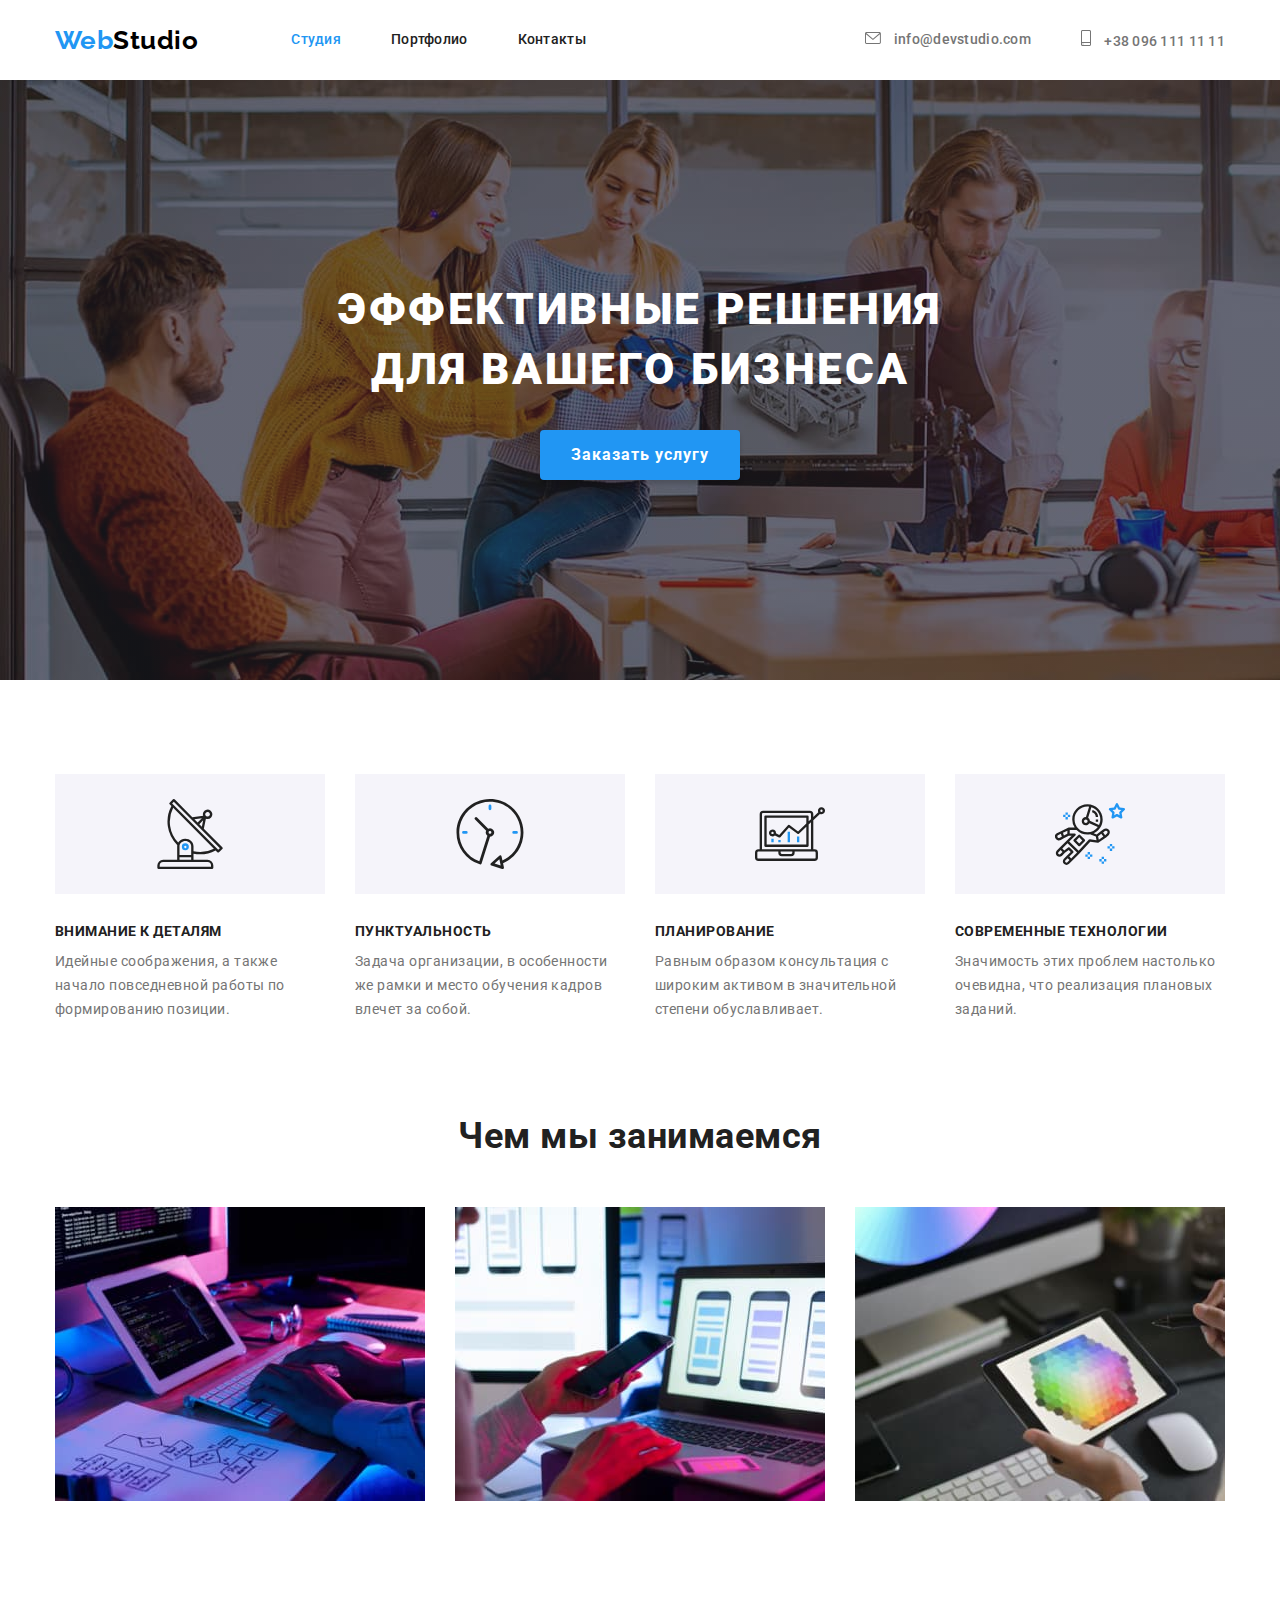
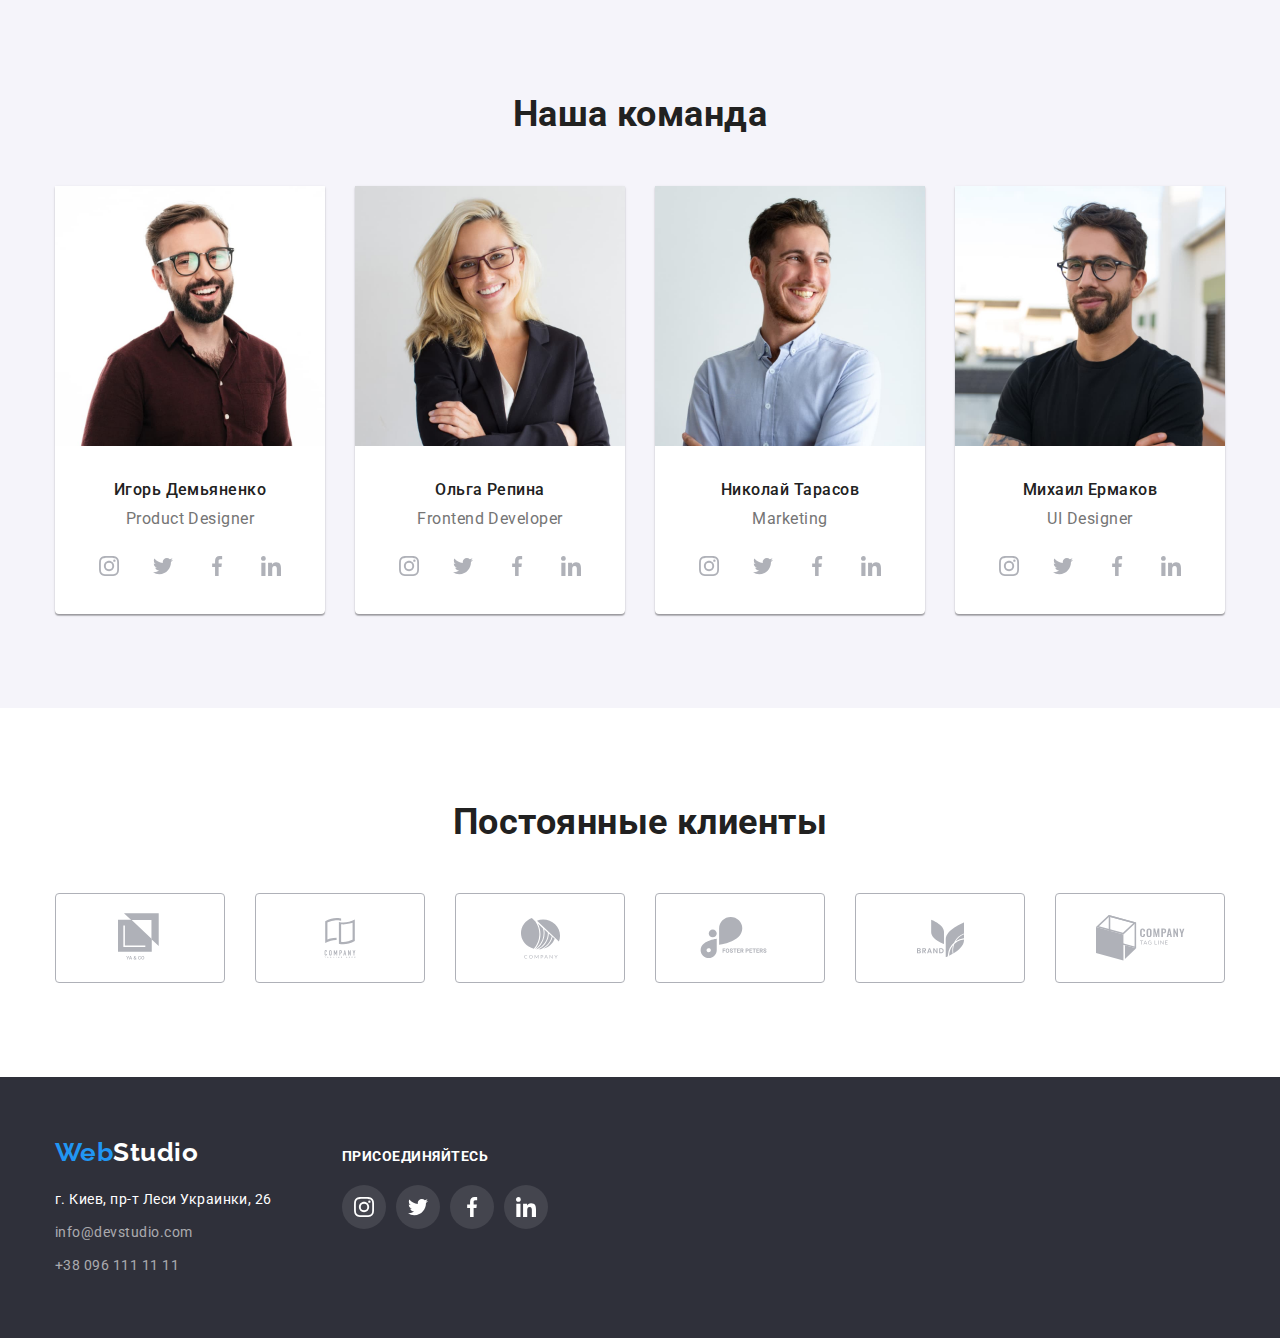
<file: index.html>
<!DOCTYPE html>
<html lang="ru">
  <head>
    <meta charset="UTF-8" />
    <meta name="viewport" content="width=device-width, initial-scale=1.0" />
    <link
      href="https://fonts.googleapis.com/css2?family=Raleway:wght@700&family=Roboto:wght@400;500;700;900&display=swap"
      rel="stylesheet"
    />
    <link
      rel="stylesheet"
      href="https://cdnjs.cloudflare.com/ajax/libs/modern-normalize/0.7.0/modern-normalize.min.css"
    />
    <link rel="stylesheet" href="./css/styles.css" />
    <title>WebStudio</title>
  </head>
  <body>
    <!--Хедер сайту-->
    <header class="page-header">
      <!--Навігація-->
      <nav>
        <div class="container main-nav">
          <a href="./index.html" class="logo"
            >Web<span class="black-logo">Studio</span></a
          >
          <ul class="site-nav list">
            <li class="nav-item">
              <a href="./index.html" class="nav-link current">Студия</a>
            </li>
            <li class="nav-item">
              <a href="./portfolio.html" class="nav-link">Портфолио</a>
            </li>
            <li class="nav-item">
              <a href="" class="nav-link">Контакты</a>
            </li>
          </ul>
          <!--Контакти-->
          <address class="head-contacts">
            <a href="mailto:info@devstudio.com" class="head-link nav-item"
              ><svg class="contact-icon" width="16px" height="12px">
                <use href="./images/sprite.svg#icon-envelope"></use>
              </svg>
              info@devstudio.com</a
            >
            <a href="tel:0961111111" class="head-link nav-item">
              <svg class="contact-icon" width="10px" height="16px">
                <use href="./images/sprite.svg#icon-smartphone"></use>
              </svg>
              +38 096 111 11 11</a
            >
          </address>
        </div>
      </nav>
    </header>
    <main>
      <!--Герой сайту-->
      <section class="hero-section">
        <h1 class="hero-text">Эффективные решения для вашего бизнеса</h1>
        <a href="" class="hero-button">Заказать услугу</a>
      </section>
      <!--Наші переваги-->
      <section class="section">
        <div class="container">
          <h2 class="no-title">Наши преимущества</h2>
          <ul class="advantages list">
            <li class="item">
              <div class="advantages-bg">
                <svg class="advantages-icon" width="70px" height="70px">
                  <use href="./images/sprite.svg#icon-antenna-1"></use>
                </svg>
              </div>
              <h3 class="advantages-title">Внимание к деталям</h3>
              <p class="advantages-text">
                Идейные соображения, а также начало повседневной работы по
                формированию позиции.
              </p>
            </li>
            <li class="item">
              <div class="advantages-bg">
                <svg class="advantages-icon" width="70px" height="70px">
                  <use href="./images/sprite.svg#icon-clock-1"></use>
                </svg>
              </div>
              <h3 class="advantages-title">Пунктуальность</h3>
              <p class="advantages-text">
                Задача организации, в особенности же рамки и место обучения
                кадров влечет за собой.
              </p>
            </li>
            <li class="item">
              <div class="advantages-bg">
                <svg class="advantages-icon" width="70px" height="70px">
                  <use href="./images/sprite.svg#icon-diagram-1"></use>
                </svg>
              </div>
              <h3 class="advantages-title">Планирование</h3>
              <p class="advantages-text">
                Равным образом консультация с широким активом в значительной
                степени обуславливает.
              </p>
            </li>
            <li class="item">
              <div class="advantages-bg">
                <svg class="advantages-icon" width="70px" height="70px">
                  <use href="./images/sprite.svg#icon-astronaut-1"></use>
                </svg>
              </div>
              <h3 class="advantages-title">Современные технологии</h3>
              <p class="advantages-text">
                Значимость этих проблем настолько очевидна, что реализация
                плановых заданий.
              </p>
            </li>
          </ul>
        </div>
      </section>
      <!--Наші проекти-->
      <section class="section-projects">
        <div class="container">
          <h2 class="projects-title">Чем мы занимаемся</h2>
          <ul class="projects list">
            <li class="item">
              <a href="">
                <img
                  src="./images/project1.jpg"
                  alt="Робоче місце"
                  width="370"
                  height="294"
                />
              </a>
            </li>
            <li class="item">
              <a href="">
                <img
                  src="./images/project2.jpg"
                  alt="Жінка працює за ноутом"
                  width="370"
                  height="294"
                />
              </a>
            </li>
            <li class="item">
              <a href="">
                <img
                  src="./images/project3.jpg"
                  alt="Робота з планшетом"
                  width="370"
                  height="294"
                />
              </a>
            </li>
          </ul>
        </div>
      </section>
      <!--Наша команда-->
      <section class="team-section">
        <div class="container">
          <h2 class="team-title">Наша команда</h2>
          <ul class="team list">
            <li class="item">
              <img
                src="./images/member1.jpg"
                alt="Фото співробітника"
                width="270"
                height="260"
              />
              <h3 class="member">Игорь Демьяненко</h3>
              <p class="member-text">Product Designer</p>
              <div class="member-social">
                <a href="" class="social-link"
                  ><svg class="icon" width="20px" height="20px">
                    <use href="./images/sprite.svg#icon-instagram-2"></use>
                  </svg>
                </a>
                <a href="" class="social-link"
                  ><svg class="icon" width="20px" height="20px">
                    <use href="./images/sprite.svg#icon-twitter-1"></use>
                  </svg>
                </a>

                <a href="" class="social-link"
                  ><svg class="icon" width="20px" height="20px">
                    <use href="./images/sprite.svg#icon-facebook-1"></use>
                  </svg>
                </a>
                <a href="" class="social-link"
                  ><svg class="icon" width="20px" height="20px">
                    <use href="./images/sprite.svg#icon-linkedin-1"></use>
                  </svg>
                </a>
              </div>
            </li>
            <li class="item">
              <img
                src="./images/member2.jpg"
                alt="Фото співробітника"
                width="270"
                height="260"
              />

              <h3 class="member">Ольга Репина</h3>
              <p class="member-text">Frontend Developer</p>
              <div class="member-social">
                <a href="" class="social-link"
                  ><svg class="icon" width="20px" height="20px">
                    <use href="./images/sprite.svg#icon-instagram-2"></use>
                  </svg>
                </a>
                <a href="" class="social-link"
                  ><svg class="icon" width="20px" height="20px">
                    <use href="./images/sprite.svg#icon-twitter-1"></use>
                  </svg>
                </a>

                <a href="" class="social-link"
                  ><svg class="icon" width="20px" height="20px">
                    <use href="./images/sprite.svg#icon-facebook-1"></use>
                  </svg>
                </a>
                <a href="" class="social-link"
                  ><svg class="icon" width="20px" height="20px">
                    <use href="./images/sprite.svg#icon-linkedin-1"></use>
                  </svg>
                </a>
              </div>
            </li>
            <li class="item">
              <img
                src="./images/member3.jpg"
                alt="Фото співробітника"
                width="270"
                height="260"
              />
              <h3 class="member">Николай Тарасов</h3>
              <p class="member-text">Marketing</p>
              <div class="member-social">
                <a href="" class="social-link"
                  ><svg class="icon" width="20px" height="20px">
                    <use href="./images/sprite.svg#icon-instagram-2"></use>
                  </svg>
                </a>
                <a href="" class="social-link"
                  ><svg class="icon" width="20px" height="20px">
                    <use href="./images/sprite.svg#icon-twitter-1"></use>
                  </svg>
                </a>

                <a href="" class="social-link"
                  ><svg class="icon" width="20px" height="20px">
                    <use href="./images/sprite.svg#icon-facebook-1"></use>
                  </svg>
                </a>
                <a href="" class="social-link"
                  ><svg class="icon" width="20px" height="20px">
                    <use href="./images/sprite.svg#icon-linkedin-1"></use>
                  </svg>
                </a>
              </div>
            </li>
            <li class="item">
              <img
                src="./images/member4.jpg"
                alt="Фото співробітника"
                width="270"
                height="260"
              />
              <h3 class="member">Михаил Ермаков</h3>
              <p class="member-text">UI Designer</p>
              <div class="member-social">
                <a href="" class="social-link"
                  ><svg class="icon" width="20px" height="20px">
                    <use href="./images/sprite.svg#icon-instagram-2"></use>
                  </svg>
                </a>
                <a href="" class="social-link"
                  ><svg class="icon" width="20px" height="20px">
                    <use href="./images/sprite.svg#icon-twitter-1"></use>
                  </svg>
                </a>

                <a href="" class="social-link"
                  ><svg class="icon" width="20px" height="20px">
                    <use href="./images/sprite.svg#icon-facebook-1"></use>
                  </svg>
                </a>
                <a href="" class="social-link"
                  ><svg class="icon" width="20px" height="20px">
                    <use href="./images/sprite.svg#icon-linkedin-1"></use>
                  </svg>
                </a>
              </div>
            </li>
          </ul>
        </div>
      </section>
      <!--Наші клієнти-->
      <section class="section">
        <div class="container">
          <h2 class="clients-title">Постоянные клиенты</h2>
          <ul class="clients list">
            <li>
              <a href="" class="clients-link">
                <svg class="icon" width="45px" height="50px">
                  <use href="./images/sprite.svg#icon-logo-1"></use>
                </svg>
              </a>
            </li>
            <li>
              <a href="" class="clients-link">
                <svg class="icon" width="40" height="52">
                  <use href="./images/sprite.svg#icon-logo-2"></use>
                </svg>
              </a>
            </li>
            <li>
              <a href="" class="clients-link">
                <svg class="icon" width="41px" height="43px">
                  <use href="./images/sprite.svg#icon-logo-3"></use>
                </svg>
              </a>
            </li>
            <li>
              <a href="" class="clients-link">
                <svg class="icon" width="80px" height="42px">
                  <use href="./images/sprite.svg#icon-logo-4"></use>
                </svg>
              </a>
            </li>
            <li>
              <a href="" class="clients-link">
                <svg class="icon" width="59px" height="47px">
                  <use href="./images/sprite.svg#icon-logo-5"></use>
                </svg>
              </a>
            </li>
            <li>
              <a href="" class="clients-link">
                <svg class="icon" width="89px" height="46px">
                  <use href="./images/sprite.svg#icon-logo-6"></use>
                </svg>
              </a>
            </li>
          </ul>
        </div>
      </section>
    </main>
    <!--Футер-->
    <footer class="footer-box">
      <div class="container">
        <address class="foot-contacts">
          <a href="./index.html" class="logo"
            >Web<span class="white-logo">Studio</span></a
          >

          <p class="address-text">г. Киев, пр-т Леси Украинки, 26</p>
          <a href="mailto:info@devstudio.com" class="foot-link"
            >info@devstudio.com</a
          >
          <a href="tel:+380961111111" class="foot-link">+38 096 111 11 11</a>
        </address>
        <div class="studio-social">
          <h2 class="studio-social-title">присоединяйтесь</h2>
          <div class="studio-social-list">
            <a href="" class="studio-link"
              ><svg class="icon" width="20px" height="20px">
                <use href="./images/sprite.svg#icon-instagram-2"></use>
              </svg>
            </a>
            <a href="" class="studio-link"
              ><svg class="icon" width="20px" height="20px">
                <use href="./images/sprite.svg#icon-twitter-1"></use>
              </svg>
            </a>

            <a href="" class="studio-link"
              ><svg class="icon" width="20px" height="20px">
                <use href="./images/sprite.svg#icon-facebook-1"></use>
              </svg>
            </a>
            <a href="" class="studio-link"
              ><svg class="icon" width="20px" height="20px">
                <use href="./images/sprite.svg#icon-linkedin-1"></use>
              </svg>
            </a>
          </div>
        </div>
      </div>
    </footer>
  </body>
</html>
</file>
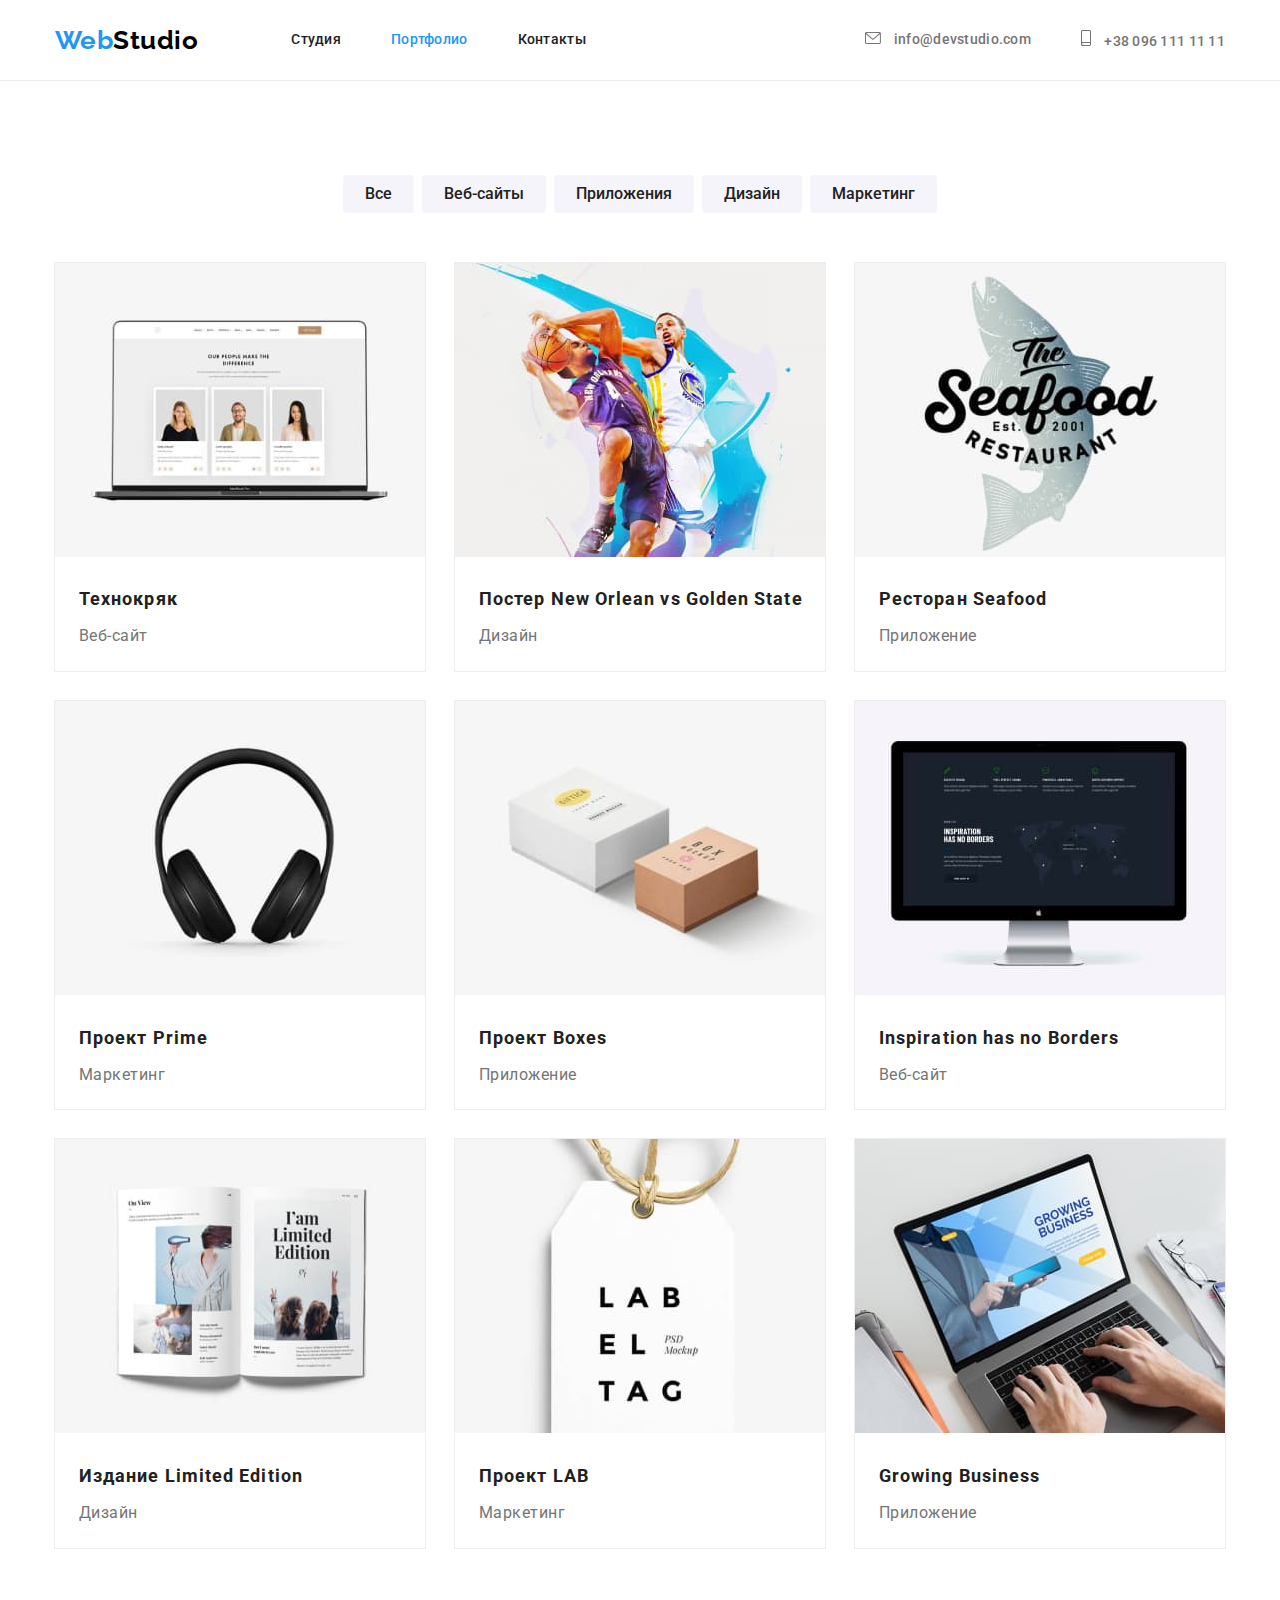
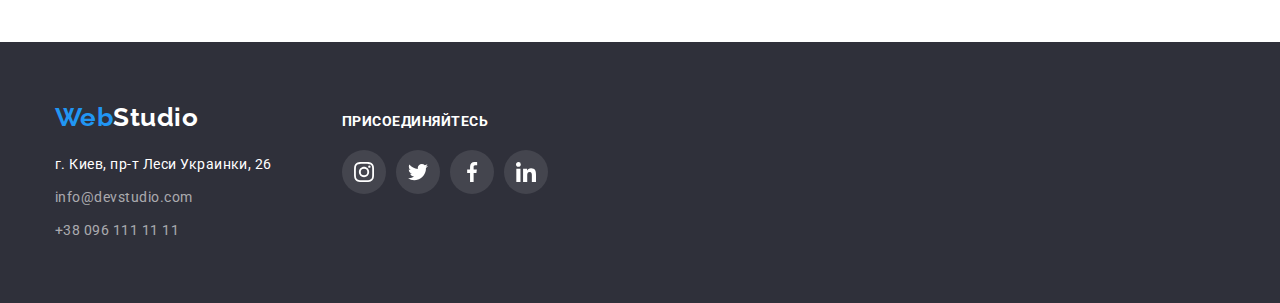
<file: portfolio.html>
<!DOCTYPE html>
<html lang="ru">
  <head>
    <meta charset="UTF-8" />
    <meta name="viewport" content="width=device-width, initial-scale=1.0" />
    <link
      href="https://fonts.googleapis.com/css2?family=Raleway:wght@700&family=Roboto:wght@400;500;700;900&display=swap"
      rel="stylesheet"
    />
    <link
      rel="stylesheet"
      href="https://cdnjs.cloudflare.com/ajax/libs/modern-normalize/0.7.0/modern-normalize.min.css"
    />
    <link rel="stylesheet" href="./css/styles.css" />
    <title>Портфолио</title>
  </head>
  <body>
    <!--Хедер сайту-->
    <header class="page-header border">
      <!--Навігація-->
      <nav>
        <div class="container main-nav">
          <a href="./index.html" class="logo"
            >Web<span class="black-logo">Studio</span></a
          >
          <ul class="site-nav list">
            <li class="nav-item">
              <a href="./index.html" class="nav-link">Студия</a>
            </li>
            <li class="nav-item">
              <a href="./portfolio.html" class="nav-link current">Портфолио</a>
            </li>
            <li class="nav-item">
              <a href="" class="nav-link">Контакты</a>
            </li>
          </ul>
          <!--Контакти-->
          <address class="head-contacts">
            <a href="mailto:info@devstudio.com" class="head-link nav-item"
              ><svg class="contact-icon" width="16px" height="12px">
                <use href="./images/sprite.svg#icon-envelope"></use>
              </svg>
              info@devstudio.com</a
            >
            <a href="tel:0961111111" class="head-link nav-item">
              <svg class="contact-icon" width="10px" height="16px">
                <use href="./images/sprite.svg#icon-smartphone"></use>
              </svg>
              +38 096 111 11 11</a
            >
          </address>
        </div>
      </nav>
    </header>

    <!--Портфоліо-->

    <main>
      <section class="section">
        <div class="container">
          <h1 class="no-title">Портфоліо робіт</h1>
          <ul class="buttons list">
            <li>
              <button type="button" class="portfolio-button">Все</button>
            </li>
            <li>
              <button type="button" class="portfolio-button">Веб-сайты</button>
            </li>
            <li>
              <button type="button" class="portfolio-button">Приложения</button>
            </li>
            <li>
              <button type="button" class="portfolio-button">Дизайн</button>
            </li>
            <li>
              <button type="button" class="portfolio-button">Маркетинг</button>
            </li>
          </ul>
          <ul class="portfolio-items list">
            <li>
              <a href="">
                <img
                  src="./images/port1.jpg"
                  alt="Веб-сайт"
                  width="370"
                  height="294"
                />
                <h2 class="portfolio-title">Технокряк</h2>
                <p class="portfolio-category">Веб-сайт</p>
              </a>
            </li>
            <li>
              <a href="">
                <img
                  src="./images/port2.jpg"
                  alt="Два баскетболіста"
                  width="370"
                  height="294"
                />
                <h2 class="portfolio-title">
                  Постер New Orlean vs Golden State
                </h2>
                <p class="portfolio-category">Дизайн</p>
              </a>
            </li>
            <li>
              <a href="">
                <img
                  src="./images/port3.jpg"
                  alt="Логотип ресторану"
                  width="370"
                  height="294"
                />
                <h2 class="portfolio-title">Ресторан Seafood</h2>
                <p class="portfolio-category">Приложение</p>
              </a>
            </li>
            <li>
              <a href="">
                <img
                  src="./images/port4.jpg"
                  alt="Навушники"
                  width="370"
                  height="294"
                />
                <h2 class="portfolio-title">Проект Prime</h2>
                <p class="portfolio-category">Маркетинг</p>
              </a>
            </li>
            <li>
              <a href="">
                <img
                  src="./images/port5.jpg"
                  alt="Дві коробки"
                  width="370"
                  height="294"
                />
                <h2 class="portfolio-title">Проект Boxes</h2>
                <p class="portfolio-category">Приложение</p>
              </a>
            </li>
            <li>
              <a href="">
                <img
                  src="./images/port6.jpg"
                  alt="Веб-сайт"
                  width="370"
                  height="294"
                />
                <h2 class="portfolio-title">Inspiration has no Borders</h2>
                <p class="portfolio-category">Веб-сайт</p>
              </a>
            </li>
            <li>
              <a href="">
                <img
                  src="./images/port7.jpg"
                  alt="Журнал"
                  width="370"
                  height="294"
                />
                <h2 class="portfolio-title">Издание Limited Edition</h2>
                <p class="portfolio-category">Дизайн</p>
              </a>
            </li>
            <li>
              <a href="">
                <img
                  src="./images/port8.jpg"
                  alt="Бірка"
                  width="370"
                  height="294"
                />
                <h2 class="portfolio-title">Проект LAB</h2>
                <p class="portfolio-category">Маркетинг</p>
              </a>
            </li>
            <li>
              <a href="">
                <img
                  src="./images/port9.jpg"
                  alt="Ноутбук"
                  width="370"
                  height="294"
                />
                <h2 class="portfolio-title">Growing Business</h2>
                <p class="portfolio-category">Приложение</p>
              </a>
            </li>
          </ul>
        </div>
      </section>
    </main>

    <!--Футер-->
    <footer class="footer-box">
      <div class="container">
        <address class="foot-contacts">
          <a href="./index.html" class="logo"
            >Web<span class="white-logo">Studio</span></a
          >

          <p class="address-text">г. Киев, пр-т Леси Украинки, 26</p>
          <a href="mailto:info@devstudio.com" class="foot-link"
            >info@devstudio.com</a
          >
          <a href="tel:+380961111111" class="foot-link">+38 096 111 11 11</a>
        </address>
        <div class="studio-social">
          <h2 class="studio-social-title">присоединяйтесь</h2>
          <div class="studio-social-list">
            <a href="" class="studio-link"
              ><svg class="icon" width="20px" height="20px">
                <use href="./images/sprite.svg#icon-instagram-2"></use>
              </svg>
            </a>
            <a href="" class="studio-link"
              ><svg class="icon" width="20px" height="20px">
                <use href="./images/sprite.svg#icon-twitter-1"></use>
              </svg>
            </a>

            <a href="" class="studio-link"
              ><svg class="icon" width="20px" height="20px">
                <use href="./images/sprite.svg#icon-facebook-1"></use>
              </svg>
            </a>
            <a href="" class="studio-link"
              ><svg class="icon" width="20px" height="20px">
                <use href="./images/sprite.svg#icon-linkedin-1"></use>
              </svg>
            </a>
          </div>
        </div>
      </div>
    </footer>
  </body>
</html>
</file>
<file: css/styles.css>
/*основний колір тексту  color: #757575;*/
/* колір заголовків color: #212121;   */
/* основний колір фону   background: #FFFFFF;  */
/* колір акценту color: #2196F3;*/

:root {
  --primary-text-color: #757575;
  --title-text-color: #212121;
  --primary-white-color: #ffffff;
  --accent-color: #2196f3;
}

body {
  background-color: var(--primary-white-color);
  color: var(--primary-text-color);
  font-family: Roboto, sans-serif;
  letter-spacing: 0.03em;
}

a {
  text-decoration: none;
}

p {
  margin: 0;
  padding: 0;
}

h1,
h2,
h3,
h4,
h5,
h6 {
  color: var(--title-text-color);
  margin-top: 0;
  margin-bottom: 0;
}

/*Utility*/

.section {
  padding-top: 94px;
  padding-bottom: 94px;
}

.container {
  width: 1200px;
  padding-right: 15px;
  padding-left: 15px;
  margin-left: auto;
  margin-right: auto;
}

.list {
  list-style: none;
  padding: 0;
  margin: 0;
}

.item + .item {
  margin-left: 30px;
}

.no-title {
  display: none;
}

.icon {
  fill: currentColor;
}

/*Header*/

/*Logo*/

.logo {
  font-family: Raleway;
  font-style: normal;
  font-weight: 700;
  font-size: 26px;
  line-height: 1.19;
  color: #2196f3;
}

.white-logo {
  color: var(--primary-white-color);
}

.black-logo {
  color: #000000;
}

/*Site nav*/

.site-nav {
  display: flex;
  margin-left: 93px;
}

.main-nav {
  display: flex;
  align-items: center;
}

.nav-item + .nav-item {
  margin-left: 50px;
}
.nav-link {
  display: block;
  padding-top: 32px;
  padding-bottom: 32px;
  font-weight: 500;
  font-size: 14px;
  line-height: 1.14;
  letter-spacing: 0.02em;
  color: var(--title-text-color);
}

.nav-link:hover,
.nav-link:focus {
  color: var(--accent-color);
}
.site-nav .nav-link.current {
  color: var(--accent-color);
}

/*Contacts*/

.head-contacts {
  display: flex;
  margin-left: auto;
  font-style: normal;
  align-items: center;
  font-weight: 500;
  font-size: 14px;
  line-height: 1.14;
  letter-spacing: 0.02em;
}

.head-link {
  align-items: center;
  color: #757575;
}



.contact-icon {
  margin-right: 10px;
  fill: currentColor;
}

.head-link:hover,
.head-link:focus {
  color: var(--accent-color);
}

/*Hero*/

.hero-section {
  max-width: 1600px;
  height: 600px;
  margin-right: auto;
  margin-left: auto;
  padding-top: 200px;
  padding-bottom: 200px;
  text-align: center;
  background-image: linear-gradient(
      to right,
      rgba(47, 48, 58, 0.4),
      rgba(47, 48, 58, 0.4)
    ),
    url(../images/hero.jpg);
}

.hero-text {
  max-width: 700px;
  margin-right: auto;
  margin-left: auto;
  font-weight: 900;
  font-size: 44px;
  line-height: 1.36;
  letter-spacing: 0.06em;
  text-transform: uppercase;
  color: var(--primary-white-color);
}

.hero-button {
  display: inline-block;
  width: 200px;
  height: 50px;
  margin-top: 30px;
  padding-top: 10px;
  font-weight: 700;
  font-size: 16px;
  line-height: 1.87;
  letter-spacing: 0.06em;
  color: var(--primary-white-color);
  background-color: var(--accent-color);
  box-shadow: 0px 4px 4px rgba(0, 0, 0, 0.15);
  border-radius: 4px;
}

/*Advantages*/

.advantages {
  display: flex;
}

.item + .item {
  margin-left: 30px;
}

.advantages-icon {
  margin-top: auto;
  margin-bottom: auto;
}

.advantages-bg {
  display: flex;
  justify-content: center;
  width: 270px;
  height: 120px;
  margin-bottom: 30px;
  background: #f5f4fa;
}

.advantages-title {
  margin-top: 0;
  font-weight: 700;
  font-size: 14px;
  line-height: 1.14;
  text-transform: uppercase;
  color: var(--title-text-color);
}

.advantages-text {
  margin-top: 10px;
  font-size: 14px;
  line-height: 1.71;
  color: var(--primary-text-color);
}

/*Projects*/

.section-projects {
  padding-bottom: 94px;
}
.projects {
  display: flex;
  justify-content: space-between;
  margin-top: 50px;
}
.projects-title {
  font-weight: 700;
  font-size: 36px;
  line-height: 1.16;
  text-align: center;
  color: var(--title-text-color);
}

.item + .item {
  margin-left: 30px;
}

/*Team*/

.team-section {
  padding-top: 94px;
  padding-bottom: 94px;
  background: #f5f4fa;
  text-align: center;
}

.team {
  display: flex;
  justify-content: space-between;
  margin-top: 50px;
}
.team-title {
  font-weight: 700;
  font-size: 36px;
  line-height: 1.16;
  text-align: center;
  color: var(--title-text-color);
}

.team > .item {
  height: 428px;
  background: #ffffff;
  box-shadow: 0px 1px 3px rgba(0, 0, 0, 0.12), 0px 1px 1px rgba(0, 0, 0, 0.14),
    0px 2px 1px rgba(0, 0, 0, 0.2);
  border-radius: 0px 0px 4px 4px;
}
.member {
  margin-top: 30px;
  font-weight: 500;
  font-size: 16px;
  line-height: 1.19;
  color: var(--title-text-color);
}

.member-text {
  margin-top: 10px;
  font-size: 16px;
  line-height: 1.19;
  color: var(--primary-text-color);
}

.member-social {
  display: flex;
  justify-content: center;
  align-items: center;
  margin-top: 16px;
}

.social-link {
  display: flex;
  justify-content: center;
  align-items: center;

  width: 44px;
  height: 44px;
  color: #afb1b8;
}

.social-link:hover,
.social-link:focus {
  background-color: var(--accent-color);
  color: var(--primary-white-color);
  border-radius: 50%;
}


.member-social a:not(:last-child) {
  margin-right: 10px;
}

/*Clients*/

.clients-title {
  font-weight: 700;
  font-size: 36px;
  line-height: 1.16;
  text-align: center;
  color: var(--title-text-color);
}

.clients {
  display: flex;
  justify-content: space-between;
  margin-top: 50px;
}

.clients-link {
  display: flex;
  justify-content: center;
  align-items: center;

  width: 170px;
  height: 90px;

  color: #AFB1B8;;
  border: 1px solid #afb1b8;
  border-radius: 4px;

}

.clients-link:hover,
.clients-link:focus{
  color: var(--accent-color);
  border-color: var(--accent-color);
}

/*Footer*/

.footer-box {
  padding-top: 60px;
  padding-bottom: 60px;
  background: #2f303a;
}

.footer-box > .container {
  display: flex;
}

.foot-contacts {
  display: flex;
  flex-direction: column;
  margin-right: 70px;
}
.address-text {
  margin-top: 20px;
  font-style: normal;
  font-size: 14px;
  line-height: 1.71;
  color: var(--primary-white-color);
}

.foot-link {
  margin-top: 9px;
  font-style: normal;
  font-size: 14px;
  line-height: 1.71;
  color: rgba(255, 255, 255, 0.6);
}

.studio-social {
  margin-top: 12px;
}

.studio-social-title {
  font-size: 14px;
  font weight: 700;
  line-height: 1.14;
  text-transform: uppercase;
  color: var(--primary-white-color);
}

.studio-social-list {
  display: flex;
  justify-content: space-between;
  margin-top: 20px;
  }

.studio-link:not(:last-child) {
  margin-right: 10px;
}

.studio-link {
  display: flex;
  justify-content: center;
  align-items: center;
  width: 44px;
  height: 44px;
  color: var(--primary-white-color);
  background: rgba(255, 255, 255, 0.1);
  border-radius: 50%;
}

.studio-link:hover,
.studio-link:focus{
  background: var(--accent-color);
}

/*Portfolio*/

.border {
  border-bottom: 1px solid #ececec;
}

.portfolio {
  padding-top: 94px;
  padding-bottom: 94px;
}

.buttons {
  display: flex;
  justify-content: center;
}

.buttons li:not(:first-child) {
  margin-left: 8px;
}

.portfolio-button {
  padding-top: 6px;
  padding-bottom: 6px;
  padding-left: 22px;
  padding-right: 22px;
  font-weight: 500;
  font-size: 16px;
  line-height: 1.62;
  cursor: pointer;
  border: none;
  outline:none;
  color: var(--title-text-color);
  background: #f5f4fa;
  border-radius: 4px;
}

.portfolio-button:hover,
.portfolio-button:focus {
  color: var(--primary-white-color);
  background-color: var(--accent-color);
  box-shadow: 0px 3px 1px rgba(0, 0, 0, 0.1),
   0px 1px 2px rgba(0, 0, 0, 0.08),
    0px 2px 2px rgba(0, 0, 0, 0.12);
}

.portfolio-items {
  display: flex;
  flex-wrap: wrap;
  margin-top: 50px;
}

.portfolio-items li {
  margin-right: 30px;
  margin-bottom: 30px;
  background: #ffffff;
  outline: 1px solid #eeeeee;
}

.portfolio-items li:hover{
  box-shadow: 0px 1px 1px rgba(0, 0, 0, 0.12),
   0px 4px 4px rgba(0, 0, 0, 0.06), 
   1px 4px 6px rgba(0, 0, 0, 0.16);
}

.portfolio-items li:nth-child(3n) {
  margin-right: 0;
}

.portfolio-items li:nth-last-child(-n + 3) {
  margin-bottom: 0;
}

.portfolio-title {
  margin-top: 20px;
  margin-left: 24px;
  font-weight: 700;
  font-size: 18px;
  line-height: 2;
  letter-spacing: 0.06em;
  color: var(--title-text-color);
}

.portfolio-category {
  margin-top: 4px;
  margin-left: 24px;
  margin-bottom: 20px;
  font-size: 16px;
  line-height: 1.87;
  color: var(--primary-text-color);
}
</file>
